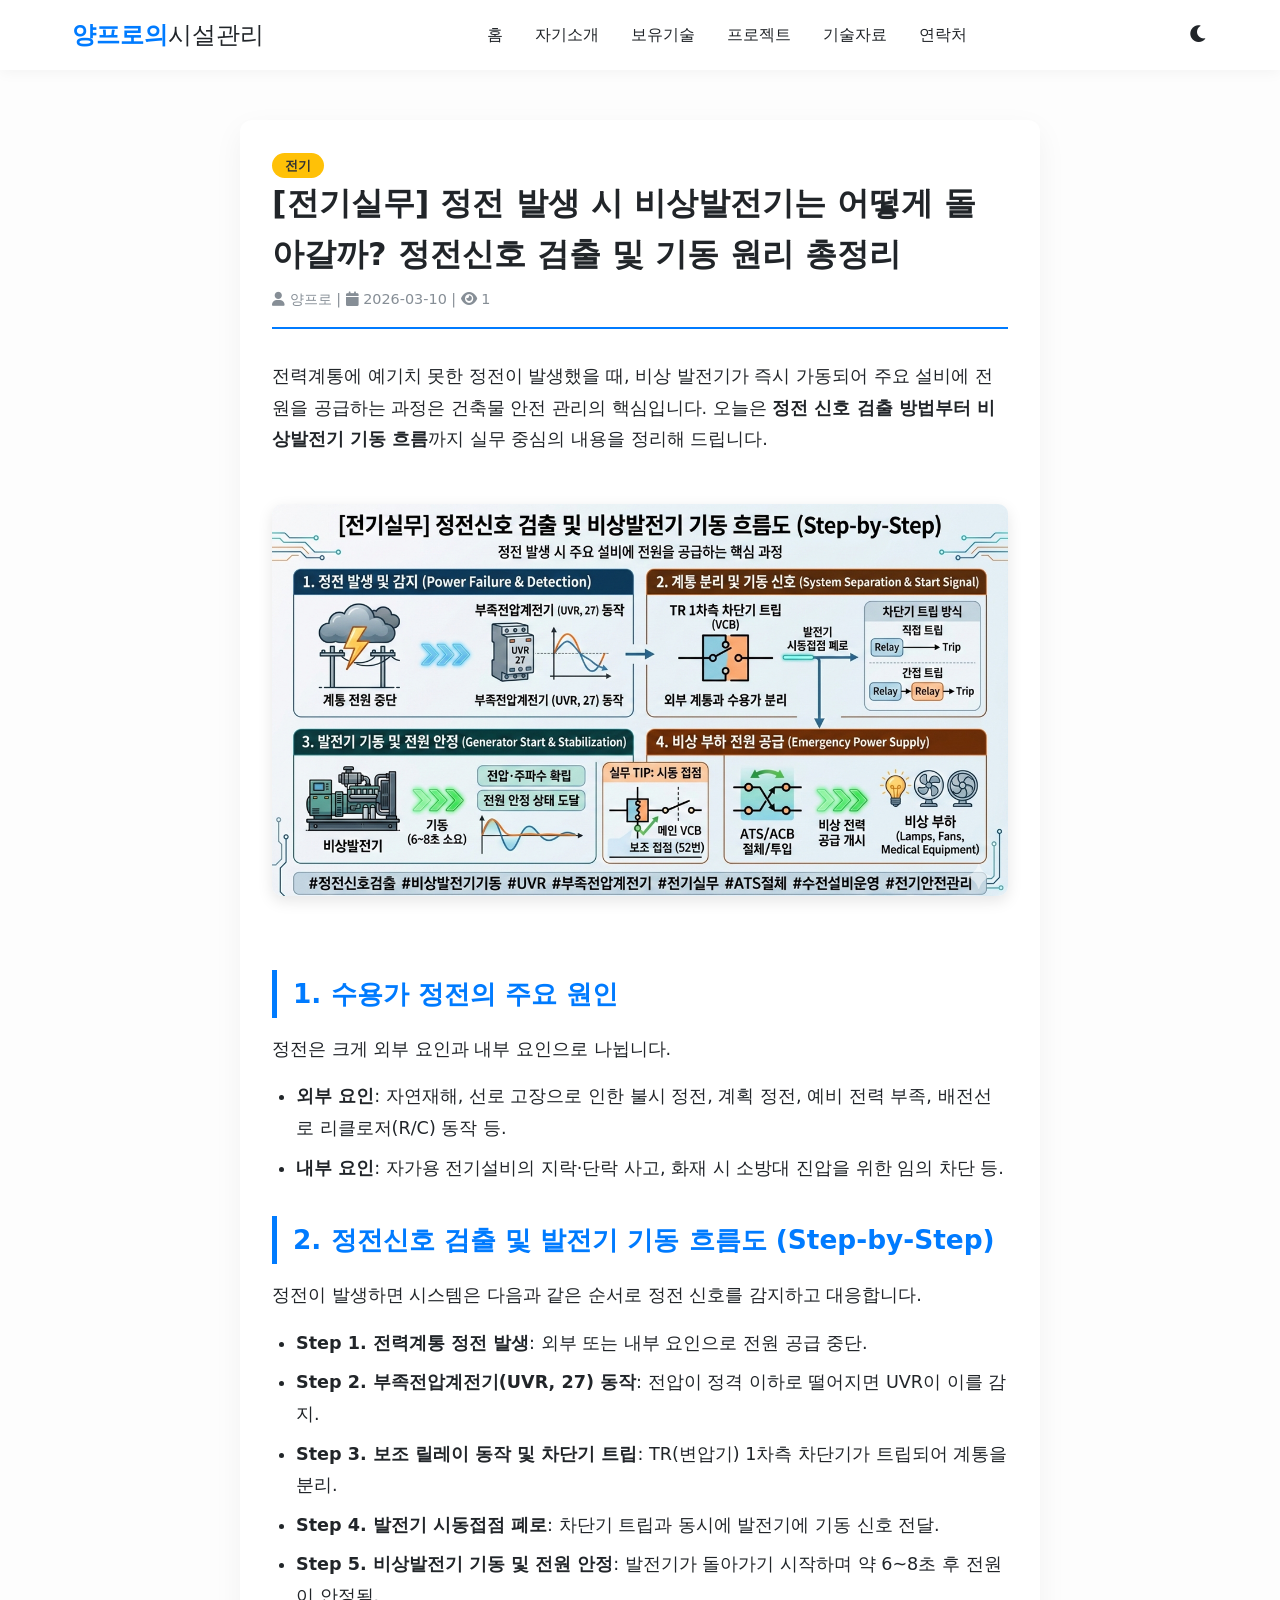
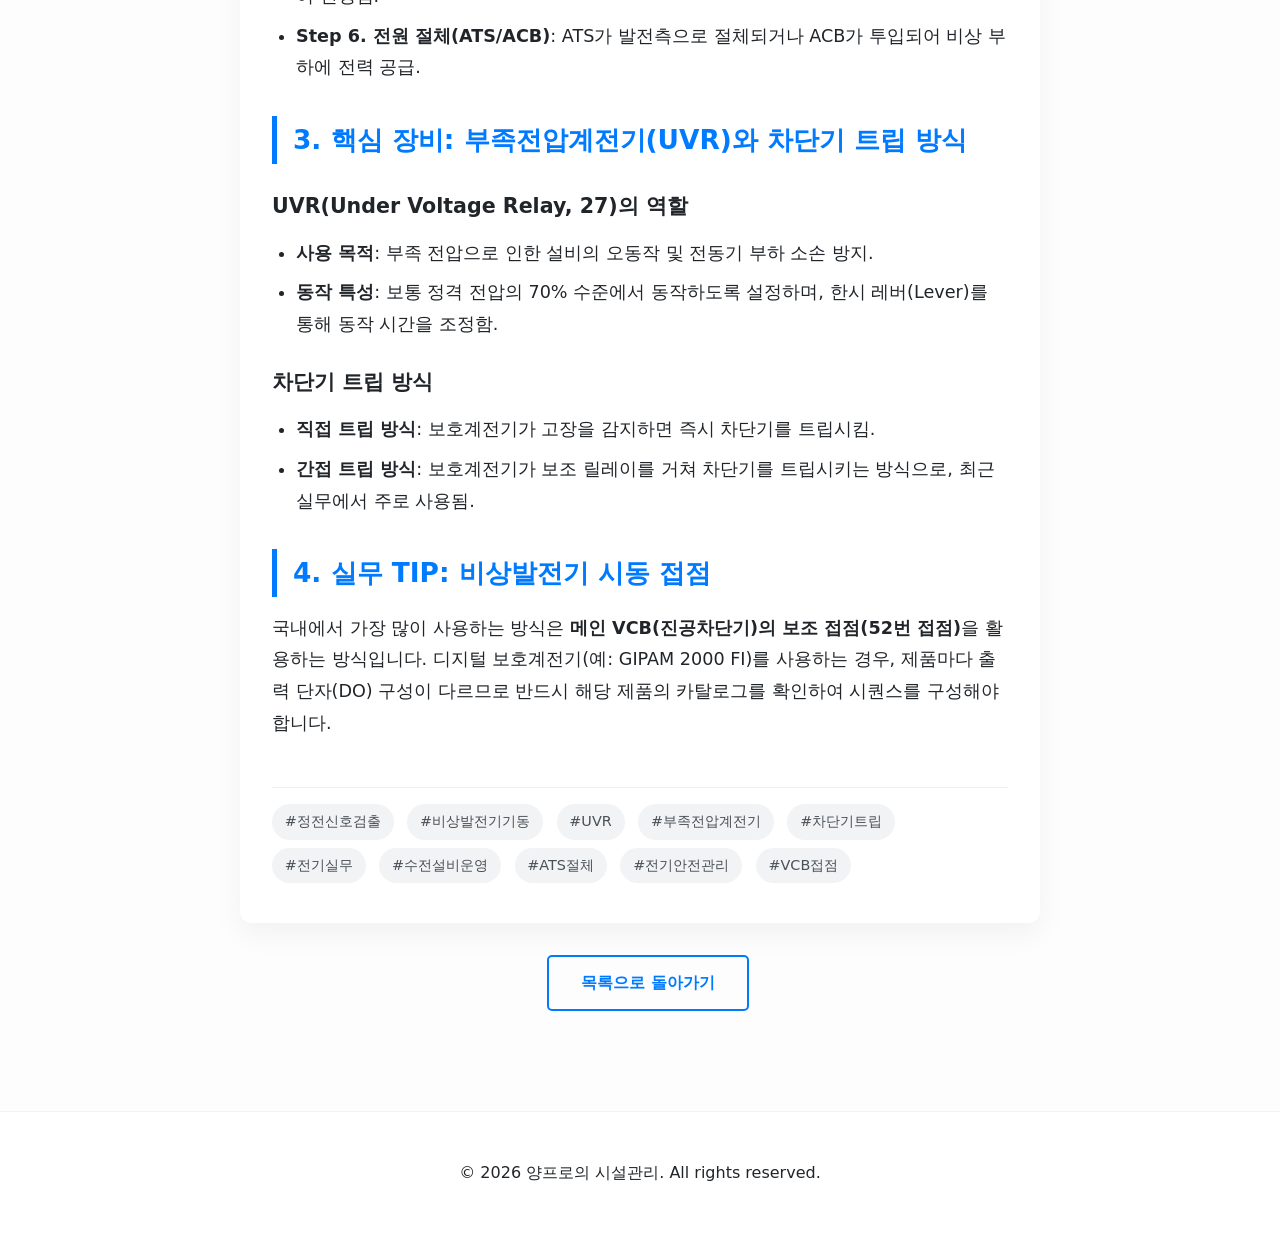
<file: tech-data-01.html>
<!DOCTYPE html>
<html lang="ko">
<head>
    <meta charset="UTF-8">
    <meta name="viewport" content="width=device-width, initial-scale=1.0">
    <title>[전기실무] 정전 발생 시 비상발전기 기동 원리 및 정전신호 검출 총정리 | 양프로의 시설관리</title>
    <meta name="description" content="비상발전기가 정전 시 어떻게 기동되는지, UVR(부족전압계전기)의 역할과 기동 시퀀스를 실무 중심으로 상세히 설명합니다.">
    <meta name="keywords" content="정전신호검출, 비상발전기기동, UVR, 부족전압계전기, 차단기트립, 전기실무, 수전설비운영, ATS절체, 전기안전관리, VCB접점">
    <link rel="stylesheet" href="style.css">
    <link rel="stylesheet" href="https://cdnjs.cloudflare.com/ajax/libs/font-awesome/6.0.0/css/all.min.css">
    <style>
        .article-content {
            max-width: 800px;
            margin: 0 auto;
            padding: 2rem;
            background: var(--card-bg);
            border-radius: 12px;
            box-shadow: 0 10px 30px rgba(0,0,0,0.05);
        }
        .article-header {
            margin-bottom: 2rem;
            border-bottom: 2px solid var(--primary-color);
            padding-bottom: 1rem;
        }
        .article-header h1 {
            font-size: 2rem;
            color: var(--text-color);
            margin-bottom: 0.5rem;
        }
        .article-meta {
            color: var(--secondary-color);
            font-size: 0.9rem;
        }
        .article-body {
            line-height: 1.8;
            font-size: 1.1rem;
        }
        .article-body h2 {
            margin: 2rem 0 1rem;
            color: var(--primary-color);
            border-left: 5px solid var(--primary-color);
            padding-left: 1rem;
        }
        .article-body h3 {
            margin: 1.5rem 0 0.8rem;
            color: var(--text-color);
        }
        .article-body p {
            margin-bottom: 1rem;
        }
        .article-body ul {
            margin-bottom: 1rem;
            padding-left: 1.5rem;
        }
        .article-body li {
            margin-bottom: 0.5rem;
        }
        .article-image {
            width: 100%;
            border-radius: 10px;
            margin: 2rem 0;
            box-shadow: 0 5px 15px rgba(0,0,0,0.1);
        }
        .tag-container {
            margin-top: 3rem;
            padding-top: 1rem;
            border-top: 1px solid #eee;
        }
        .tag {
            display: inline-block;
            background: #f1f3f5;
            padding: 0.3rem 0.8rem;
            border-radius: 20px;
            font-size: 0.9rem;
            color: #495057;
            margin-right: 0.5rem;
            margin-bottom: 0.5rem;
        }
    </style>
</head>
<body>
    <nav>
        <div class="nav-container">
            <div class="logo"><a href="index.html" style="text-decoration: none; color: inherit;">양프로의<span>시설관리</span></a></div>
            <ul class="nav-links">
                <li><a href="index.html#home">홈</a></li>
                <li><a href="index.html#about">자기소개</a></li>
                <li><a href="index.html#skills">보유기술</a></li>
                <li><a href="index.html#projects">프로젝트</a></li>
                <li><a href="tech-data.html" class="active">기술자료</a></li>
                <li><a href="index.html#contact">연락처</a></li>
            </ul>
            <button id="theme-toggle" class="theme-btn"><i class="fas fa-moon"></i></button>
        </div>
    </nav>

    <main style="margin-top: 120px; padding-bottom: 100px;">
        <article class="article-content">
            <header class="article-header">
                <span class="badge electric">전기</span>
                <h1>[전기실무] 정전 발생 시 비상발전기는 어떻게 돌아갈까? 정전신호 검출 및 기동 원리 총정리</h1>
                <div class="article-meta">
                    <span><i class="fas fa-user"></i> 양프로</span> | 
                    <span><i class="fas fa-calendar"></i> 2026-03-10</span> | 
                    <span><i class="fas fa-eye"></i> 1</span>
                </div>
            </header>

            <div class="article-body">
                <p>전력계통에 예기치 못한 정전이 발생했을 때, 비상 발전기가 즉시 가동되어 주요 설비에 전원을 공급하는 과정은 건축물 안전 관리의 핵심입니다. 오늘은 <strong>정전 신호 검출 방법부터 비상발전기 기동 흐름</strong>까지 실무 중심의 내용을 정리해 드립니다.</p>

                <img src="image/elec_01.png" alt="비상발전기 및 수전설비 계통도" class="article-image">

                <h2>1. 수용가 정전의 주요 원인</h2>
                <p>정전은 크게 외부 요인과 내부 요인으로 나뉩니다.</p>
                <ul>
                    <li><strong>외부 요인</strong>: 자연재해, 선로 고장으로 인한 불시 정전, 계획 정전, 예비 전력 부족, 배전선로 리클로저(R/C) 동작 등.</li>
                    <li><strong>내부 요인</strong>: 자가용 전기설비의 지락·단락 사고, 화재 시 소방대 진압을 위한 임의 차단 등.</li>
                </ul>

                <h2>2. 정전신호 검출 및 발전기 기동 흐름도 (Step-by-Step)</h2>
                <p>정전이 발생하면 시스템은 다음과 같은 순서로 정전 신호를 감지하고 대응합니다.</p>
                <ul>
                    <li><strong>Step 1. 전력계통 정전 발생</strong>: 외부 또는 내부 요인으로 전원 공급 중단.</li>
                    <li><strong>Step 2. 부족전압계전기(UVR, 27) 동작</strong>: 전압이 정격 이하로 떨어지면 UVR이 이를 감지.</li>
                    <li><strong>Step 3. 보조 릴레이 동작 및 차단기 트립</strong>: TR(변압기) 1차측 차단기가 트립되어 계통을 분리.</li>
                    <li><strong>Step 4. 발전기 시동접점 폐로</strong>: 차단기 트립과 동시에 발전기에 기동 신호 전달.</li>
                    <li><strong>Step 5. 비상발전기 기동 및 전원 안정</strong>: 발전기가 돌아가기 시작하며 약 6~8초 후 전원이 안정됨.</li>
                    <li><strong>Step 6. 전원 절체(ATS/ACB)</strong>: ATS가 발전측으로 절체되거나 ACB가 투입되어 비상 부하에 전력 공급.</li>
                </ul>

                <h2>3. 핵심 장비: 부족전압계전기(UVR)와 차단기 트립 방식</h2>
                <h3>UVR(Under Voltage Relay, 27)의 역할</h3>
                <ul>
                    <li><strong>사용 목적</strong>: 부족 전압으로 인한 설비의 오동작 및 전동기 부하 소손 방지.</li>
                    <li><strong>동작 특성</strong>: 보통 정격 전압의 70% 수준에서 동작하도록 설정하며, 한시 레버(Lever)를 통해 동작 시간을 조정함.</li>
                </ul>

                <h3>차단기 트립 방식</h3>
                <ul>
                    <li><strong>직접 트립 방식</strong>: 보호계전기가 고장을 감지하면 즉시 차단기를 트립시킴.</li>
                    <li><strong>간접 트립 방식</strong>: 보호계전기가 보조 릴레이를 거쳐 차단기를 트립시키는 방식으로, 최근 실무에서 주로 사용됨.</li>
                </ul>

                <h2>4. 실무 TIP: 비상발전기 시동 접점</h2>
                <p>국내에서 가장 많이 사용하는 방식은 <strong>메인 VCB(진공차단기)의 보조 접점(52번 접점)</strong>을 활용하는 방식입니다. 디지털 보호계전기(예: GIPAM 2000 FI)를 사용하는 경우, 제품마다 출력 단자(DO) 구성이 다르므로 반드시 해당 제품의 카탈로그를 확인하여 시퀀스를 구성해야 합니다.</p>

                <div class="tag-container">
                    <span class="tag">#정전신호검출</span>
                    <span class="tag">#비상발전기기동</span>
                    <span class="tag">#UVR</span>
                    <span class="tag">#부족전압계전기</span>
                    <span class="tag">#차단기트립</span>
                    <span class="tag">#전기실무</span>
                    <span class="tag">#수전설비운영</span>
                    <span class="tag">#ATS절체</span>
                    <span class="tag">#전기안전관리</span>
                    <span class="tag">#VCB접점</span>
                </div>
            </div>
        </article>
        
        <div style="text-align: center; margin-top: 2rem;">
            <a href="tech-data.html" class="btn secondary" style="color: var(--primary-color); border-color: var(--primary-color);">목록으로 돌아가기</a>
        </div>
    </main>

    <footer>
        <p>&copy; 2026 양프로의 시설관리. All rights reserved.</p>
    </footer>

    <script src="main.js"></script>
</body>
</html>
</file>
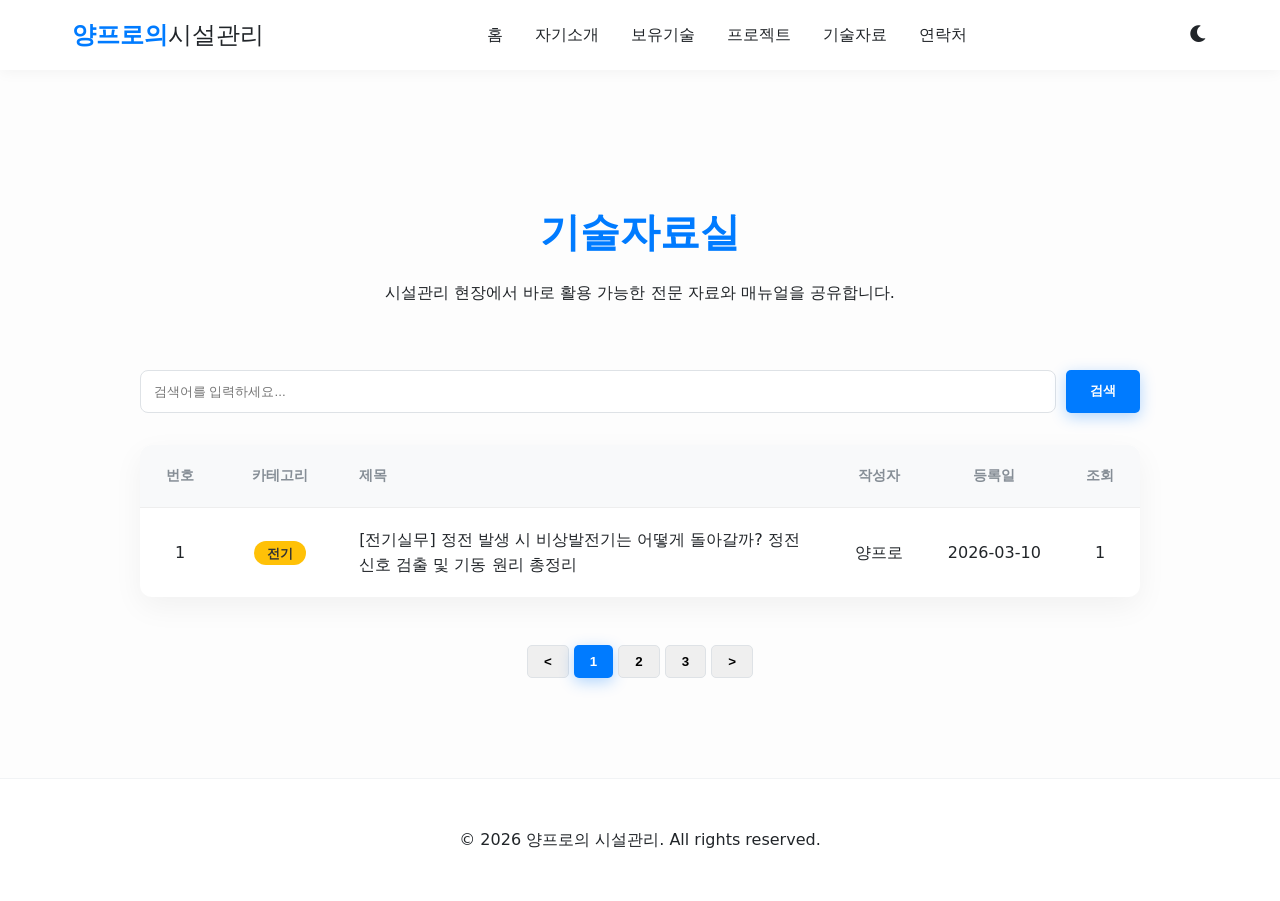
<file: tech-data.html>
<!DOCTYPE html>
<html lang="ko">
<head>
    <meta charset="UTF-8">
    <meta name="viewport" content="width=device-width, initial-scale=1.0">
    <title>기술자료실 | 양프로의 시설관리</title>
    <link rel="stylesheet" href="style.css">
    <link rel="stylesheet" href="https://cdnjs.cloudflare.com/ajax/libs/font-awesome/6.0.0/css/all.min.css">
</head>
<body>
    <nav>
        <div class="nav-container">
            <div class="logo"><a href="index.html" style="text-decoration: none; color: inherit;">양프로의<span>시설관리</span></a></div>
            <ul class="nav-links">
                <li><a href="index.html#home">홈</a></li>
                <li><a href="index.html#about">자기소개</a></li>
                <li><a href="index.html#skills">보유기술</a></li>
                <li><a href="index.html#projects">프로젝트</a></li>
                <li><a href="tech-data.html" class="active">기술자료</a></li>
                <li><a href="index.html#contact">연락처</a></li>
            </ul>
            <button id="theme-toggle" class="theme-btn"><i class="fas fa-moon"></i></button>
        </div>
    </nav>

    <main style="margin-top: 100px;">
        <section class="tech-data">
            <div class="container">
                <div class="section-header">
                    <h2>기술자료실</h2>
                    <p>시설관리 현장에서 바로 활용 가능한 전문 자료와 매뉴얼을 공유합니다.</p>
                </div>

                <div class="board-search" style="max-width: 1000px; margin: 0 auto 2rem; display: flex; gap: 10px;">
                    <input type="text" placeholder="검색어를 입력하세요..." style="flex: 1; padding: 0.8rem; border-radius: 8px; border: 1px solid #dee2e6;">
                    <button class="btn primary" style="padding: 0.8rem 1.5rem;">검색</button>
                </div>

                <div class="board-container">
                    <table class="tech-board">
                        <thead>
                            <tr>
                                <th>번호</th>
                                <th>카테고리</th>
                                <th>제목</th>
                                <th>작성자</th>
                                <th>등록일</th>
                                <th>조회</th>
                            </tr>
                        </thead>
                        <tbody>
                            <tr>
                                <td>1</td>
                                <td><span class="badge electric">전기</span></td>
                                <td><a href="tech-data-01.html">[전기실무] 정전 발생 시 비상발전기는 어떻게 돌아갈까? 정전신호 검출 및 기동 원리 총정리</a></td>
                                <td>양프로</td>
                                <td>2026-03-10</td>
                                <td>1</td>
                            </tr>
                        </tbody>
                    </table>
                </div>

                <div class="pagination" style="display: flex; justify-content: center; gap: 5px; margin-top: 3rem;">
                    <button class="btn" style="padding: 0.5rem 1rem; border: 1px solid #dee2e6;">&lt;</button>
                    <button class="btn primary" style="padding: 0.5rem 1rem;">1</button>
                    <button class="btn" style="padding: 0.5rem 1rem; border: 1px solid #dee2e6;">2</button>
                    <button class="btn" style="padding: 0.5rem 1rem; border: 1px solid #dee2e6;">3</button>
                    <button class="btn" style="padding: 0.5rem 1rem; border: 1px solid #dee2e6;">&gt;</button>
                </div>
            </div>
        </section>
    </main>

    <footer>
        <p>&copy; 2026 양프로의 시설관리. All rights reserved.</p>
    </footer>

    <script src="main.js"></script>
</body>
</html>
</file>
<file: style.css>
:root {
    --primary-color: #007bff; /* 더 밝고 생동감 있는 블루 */
    --secondary-color: #868e96;
    --background-color: #fdfdfd; /* 아주 연한 미색으로 깔끔하게 */
    --text-color: #212529;
    --card-bg: #ffffff; /* 순백색 카드 */
    --nav-bg: rgba(255, 255, 255, 0.98);
    --hero-bg: #f8f9fa;
    --transition-speed: 0.3s;
}

[data-theme="dark"] {
    --primary-color: #4dabf7;
    --secondary-color: #adb5bd;
    --background-color: #1a1a1a;
    --text-color: #f8f9fa;
    --card-bg: #2d2d2d;
    --nav-bg: rgba(26, 26, 26, 0.98);
    --hero-bg: #121212;
}

* {
    margin: 0;
    padding: 0;
    box-sizing: border-box;
}

html {
    scroll-behavior: smooth;
}

body {
    font-family: 'Pretendard', -apple-system, BlinkMacSystemFont, system-ui, Roboto, sans-serif;
    background-color: var(--background-color);
    color: var(--text-color);
    line-height: 1.6;
    transition: background-color var(--transition-speed), color var(--transition-speed);
}

/* Navigation */
nav {
    position: fixed;
    top: 0;
    width: 100%;
    background-color: var(--nav-bg);
    padding: 1rem 0;
    z-index: 1000;
    box-shadow: 0 1px 15px rgba(0,0,0,0.05); /* 그림자를 더 가볍게 */
}

.nav-container {
    max-width: 1200px;
    margin: 0 auto;
    display: flex;
    justify-content: space-between;
    align-items: center;
    padding: 0 2rem;
}

.logo {
    font-size: 1.5rem;
    font-weight: 800;
    color: var(--primary-color);
}

.logo span {
    color: var(--text-color);
    font-weight: 300;
}

.nav-links {
    display: flex;
    list-style: none;
    gap: 2rem;
}

.nav-links a {
    text-decoration: none;
    color: var(--text-color);
    font-weight: 500;
    transition: color 0.3s;
}

.nav-links a:hover {
    color: var(--primary-color);
}

.theme-btn {
    background: none;
    border: none;
    color: var(--text-color);
    cursor: pointer;
    font-size: 1.2rem;
}

/* Hero Section */
.hero {
    height: 100vh;
    /* 오버레이 투명도를 낮추어 더 밝게 변경 (0.5 -> 0.25) */
    background: linear-gradient(rgba(0,0,0,0.25), rgba(0,0,0,0.25)), url('https://images.unsplash.com/photo-1497366216548-37526070297c?auto=format&fit=crop&w=1920&q=80');
    background-size: cover;
    background-position: center;
    display: flex;
    align-items: center;
    justify-content: center;
    text-align: center;
    color: white;
    padding: 0 1rem;
}

.hero-content h1 {
    font-size: 3.5rem;
    margin-bottom: 1.5rem;
    font-weight: 700;
    text-shadow: 0 2px 10px rgba(0,0,0,0.2); /* 텍스트 가독성 확보 */
}

.hero-content p {
    font-size: 1.25rem;
    margin-bottom: 2.5rem;
    max-width: 800px;
    margin-left: auto;
    margin-right: auto;
    text-shadow: 0 1px 5px rgba(0,0,0,0.2);
}

/* Buttons */
.btn {
    padding: 0.8rem 2rem;
    border-radius: 5px;
    text-decoration: none;
    font-weight: 600;
    transition: all 0.3s;
    display: inline-block;
    cursor: pointer;
    border: none;
}

.btn.primary {
    background-color: var(--primary-color);
    color: white;
    box-shadow: 0 4px 15px rgba(0,123,255,0.3); /* 버튼에 화사한 광채 효과 */
}

.btn.primary:hover {
    filter: brightness(1.1);
    transform: translateY(-2px);
}

.btn.secondary {
    background-color: rgba(255, 255, 255, 0.2);
    border: 2px solid white;
    color: white;
    margin-left: 1rem;
    backdrop-filter: blur(5px); /* 뒤 배경이 비치는 모던한 느낌 */
}

.btn.secondary:hover {
    background-color: white;
    color: black;
}

/* About Section */
.about {
    background-color: var(--background-color);
}

.about-container {
    max-width: 900px;
    margin: 0 auto;
    text-align: center;
}

.about-text p {
    font-size: 1.2rem;
    margin-bottom: 3rem;
    color: #495057; /* 텍스트 색상을 약간 부드럽게 */
}

.about-stats {
    display: flex;
    justify-content: center;
    gap: 4rem;
    list-style: none;
}

.about-stats li {
    display: flex;
    flex-direction: column;
    align-items: center;
}

.about-stats li strong {
    font-size: 3rem;
    color: var(--primary-color);
}

.about-stats li span {
    font-size: 1rem;
    color: var(--secondary-color);
    font-weight: 500;
}

/* Sections */
section {
    padding: 100px 2rem;
}

.section-header {
    text-align: center;
    margin-bottom: 4rem;
}

.section-header h2 {
    font-size: 2.5rem;
    margin-bottom: 1rem;
    color: var(--primary-color);
}

/* Features Grid */
.feature-grid {
    max-width: 1200px;
    margin: 0 auto;
    display: grid;
    grid-template-columns: repeat(auto-fit, minmax(300px, 1fr));
    gap: 2rem;
}

.feature-card {
    background-color: var(--card-bg);
    padding: 3rem;
    border-radius: 12px; /* 곡률을 더 주어 부드럽게 */
    text-align: center;
    transition: all 0.3s;
    box-shadow: 0 10px 30px rgba(0,0,0,0.03); /* 아주 가벼운 그림자 */
}

.feature-card:hover {
    transform: translateY(-10px);
    box-shadow: 0 15px 40px rgba(0,0,0,0.08);
}

.feature-card i {
    font-size: 3rem;
    color: var(--primary-color);
    margin-bottom: 1.5rem;
}

.feature-card h3 {
    margin-bottom: 1rem;
}

/* Services */
.services {
    background-color: #f8f9fa; /* 밝은 회색 배경으로 구분을 줌 */
}

.service-list {
    max-width: 1200px;
    margin: 0 auto;
    display: flex;
    flex-direction: column;
    gap: 4rem;
}

.service-item {
    display: flex;
    align-items: center;
    gap: 4rem;
    background: var(--card-bg); /* 아이템 배경을 흰색으로 */
    padding: 2rem;
    border-radius: 15px;
    box-shadow: 0 5px 20px rgba(0,0,0,0.02);
}

.service-item:nth-child(even) {
    flex-direction: row-reverse;
}

.service-item img {
    width: 50%;
    border-radius: 10px;
    box-shadow: 0 10px 30px rgba(0,0,0,0.1);
}

.service-info h3 {
    font-size: 2rem;
    margin-bottom: 1rem;
}

/* Tech Data Board */
.tech-data {
    background-color: var(--background-color);
}

.board-container {
    max-width: 1000px;
    margin: 0 auto;
    background: var(--card-bg);
    border-radius: 12px;
    box-shadow: 0 10px 30px rgba(0,0,0,0.05);
    overflow: hidden;
}

.tech-board {
    width: 100%;
    border-collapse: collapse;
    text-align: center; /* 번호, 카테고리 등 중앙 정렬 */
}

.tech-board th, .tech-board td {
    padding: 1.2rem;
    border-bottom: 1px solid #eee;
    white-space: nowrap; /* 텍스트 줄바꿈 방지 */
}

.tech-board th:nth-child(1), .tech-board td:nth-child(1) { width: 80px; } /* 번호 */
.tech-board th:nth-child(2), .tech-board td:nth-child(2) { width: 120px; } /* 카테고리 */
.tech-board th:nth-child(3), .tech-board td:nth-child(3) { 
    text-align: left; 
    white-space: normal; /* 제목은 줄바꿈 허용 */
    width: auto; 
} 
.tech-board th:nth-child(4), .tech-board td:nth-child(4) { width: 100px; } /* 작성자 */
.tech-board th:nth-child(5), .tech-board td:nth-child(5) { width: 120px; } /* 등록일 */
.tech-board th:nth-child(6), .tech-board td:nth-child(6) { width: 80px; } /* 조회 */

.tech-board th {
    background-color: #f8f9fa;
    font-weight: 700;
    color: var(--secondary-color);
    text-transform: uppercase;
    font-size: 0.9rem;
}

.tech-board tr:last-child td {
    border-bottom: none;
}

.tech-board td a {
    text-decoration: none;
    color: var(--text-color);
    font-weight: 500;
    transition: color 0.3s;
}

.tech-board td a:hover {
    color: var(--primary-color);
}

/* Badges */
.badge {
    padding: 0.3rem 0.8rem;
    border-radius: 20px;
    font-size: 0.8rem;
    font-weight: 600;
    color: white;
}

.badge.electric { background-color: #ffc107; color: #333; }
.badge.mechanical { background-color: #28a745; }
.badge.fire { background-color: #dc3545; }

/* Responsive Board */
@media (max-width: 600px) {
    .tech-board th:nth-child(1), .tech-board td:nth-child(1) { display: none; }
    .tech-board th:nth-child(4), .tech-board td:nth-child(4) { display: none; }
}

/* Contact Form */
.contact-container {
    max-width: 600px;
    margin: 0 auto;
    text-align: center;
}

#contact-form {
    margin-top: 3rem;
    display: flex;
    flex-direction: column;
    gap: 1.2rem;
}

#contact-form input, #contact-form textarea {
    padding: 1rem;
    border-radius: 8px;
    border: 1px solid #dee2e6;
    background-color: #ffffff;
    color: var(--text-color);
    transition: border-color 0.3s;
}

#contact-form input:focus, #contact-form textarea:focus {
    border-color: var(--primary-color);
    outline: none;
}

/* Footer */
footer {
    padding: 3rem;
    text-align: center;
    background-color: #ffffff;
    border-top: 1px solid #f1f3f5;
}

/* Responsive */
@media (max-width: 768px) {
    .hero-content h1 { font-size: 2.5rem; }
    .service-item { flex-direction: column !important; gap: 2rem; }
    .service-item img { width: 100%; }
    .nav-links { display: none; }
    .about-stats { gap: 2rem; flex-wrap: wrap; }
}
</file>
